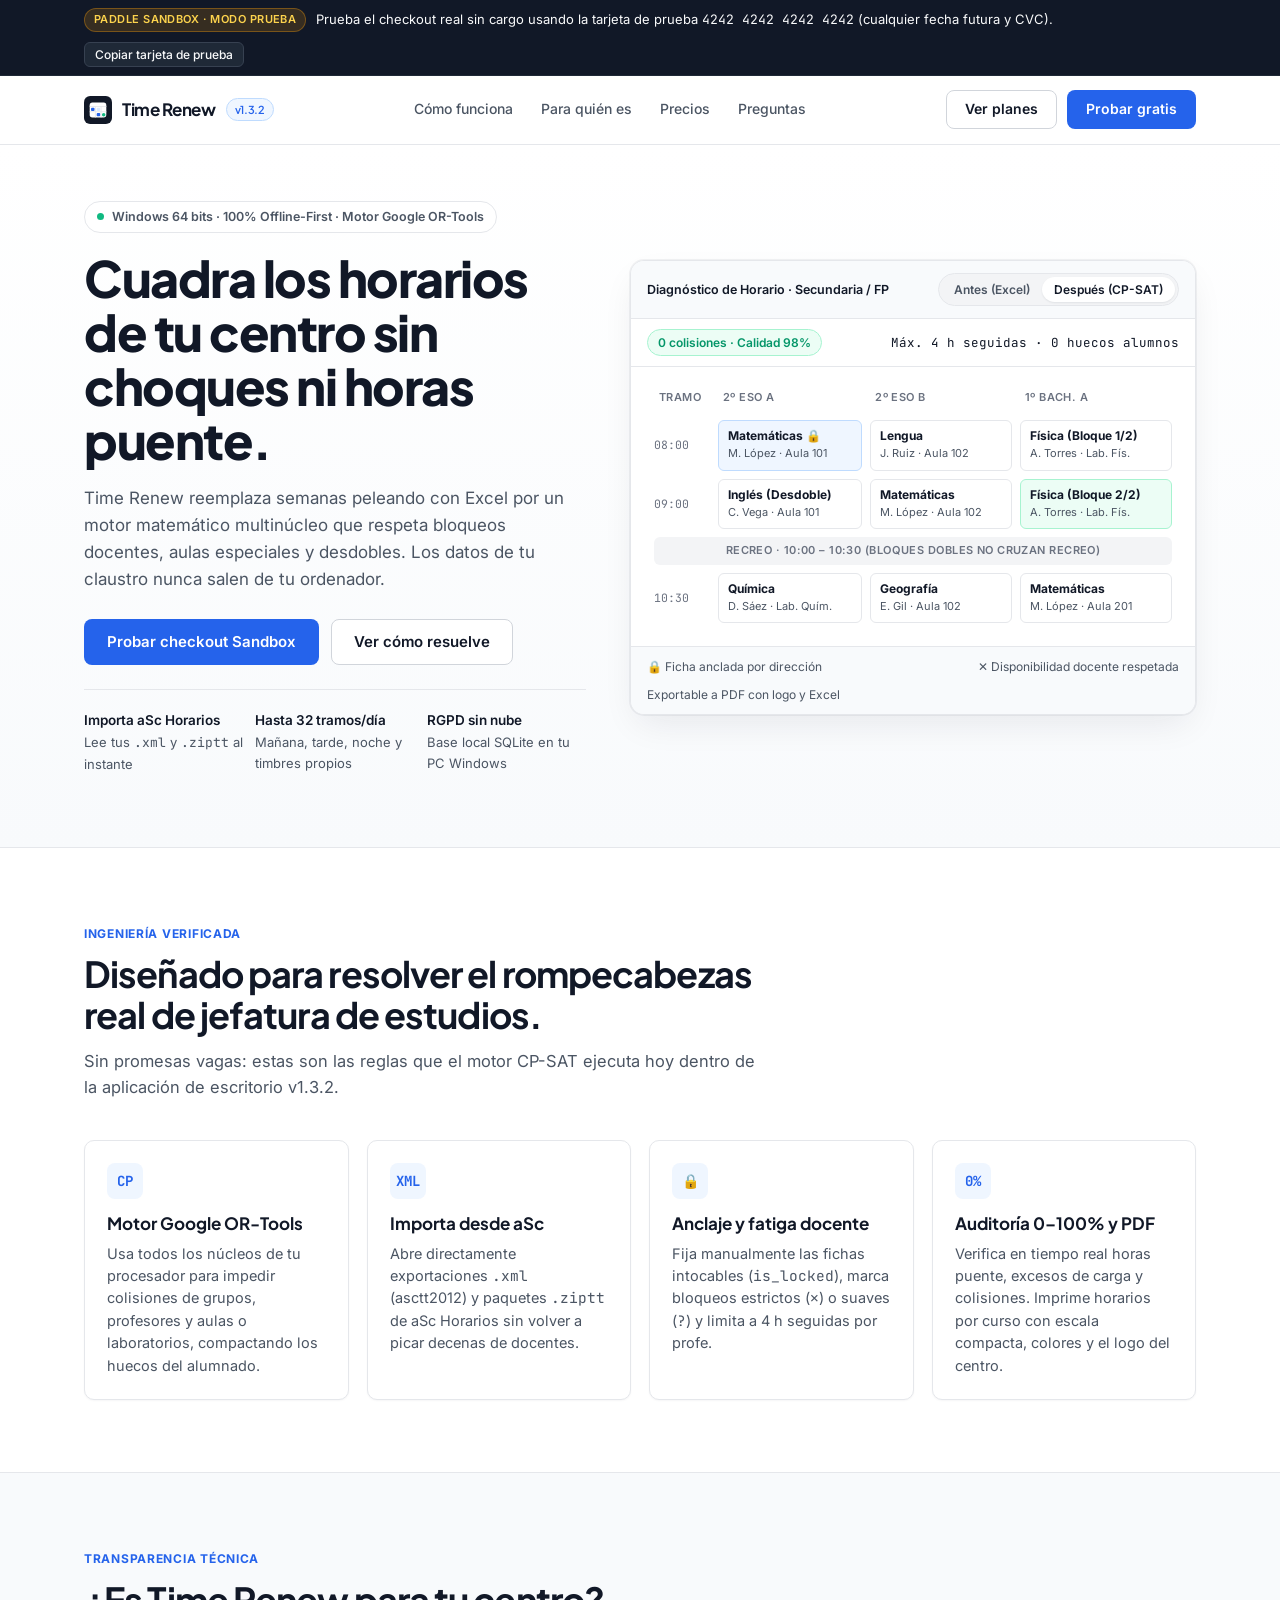
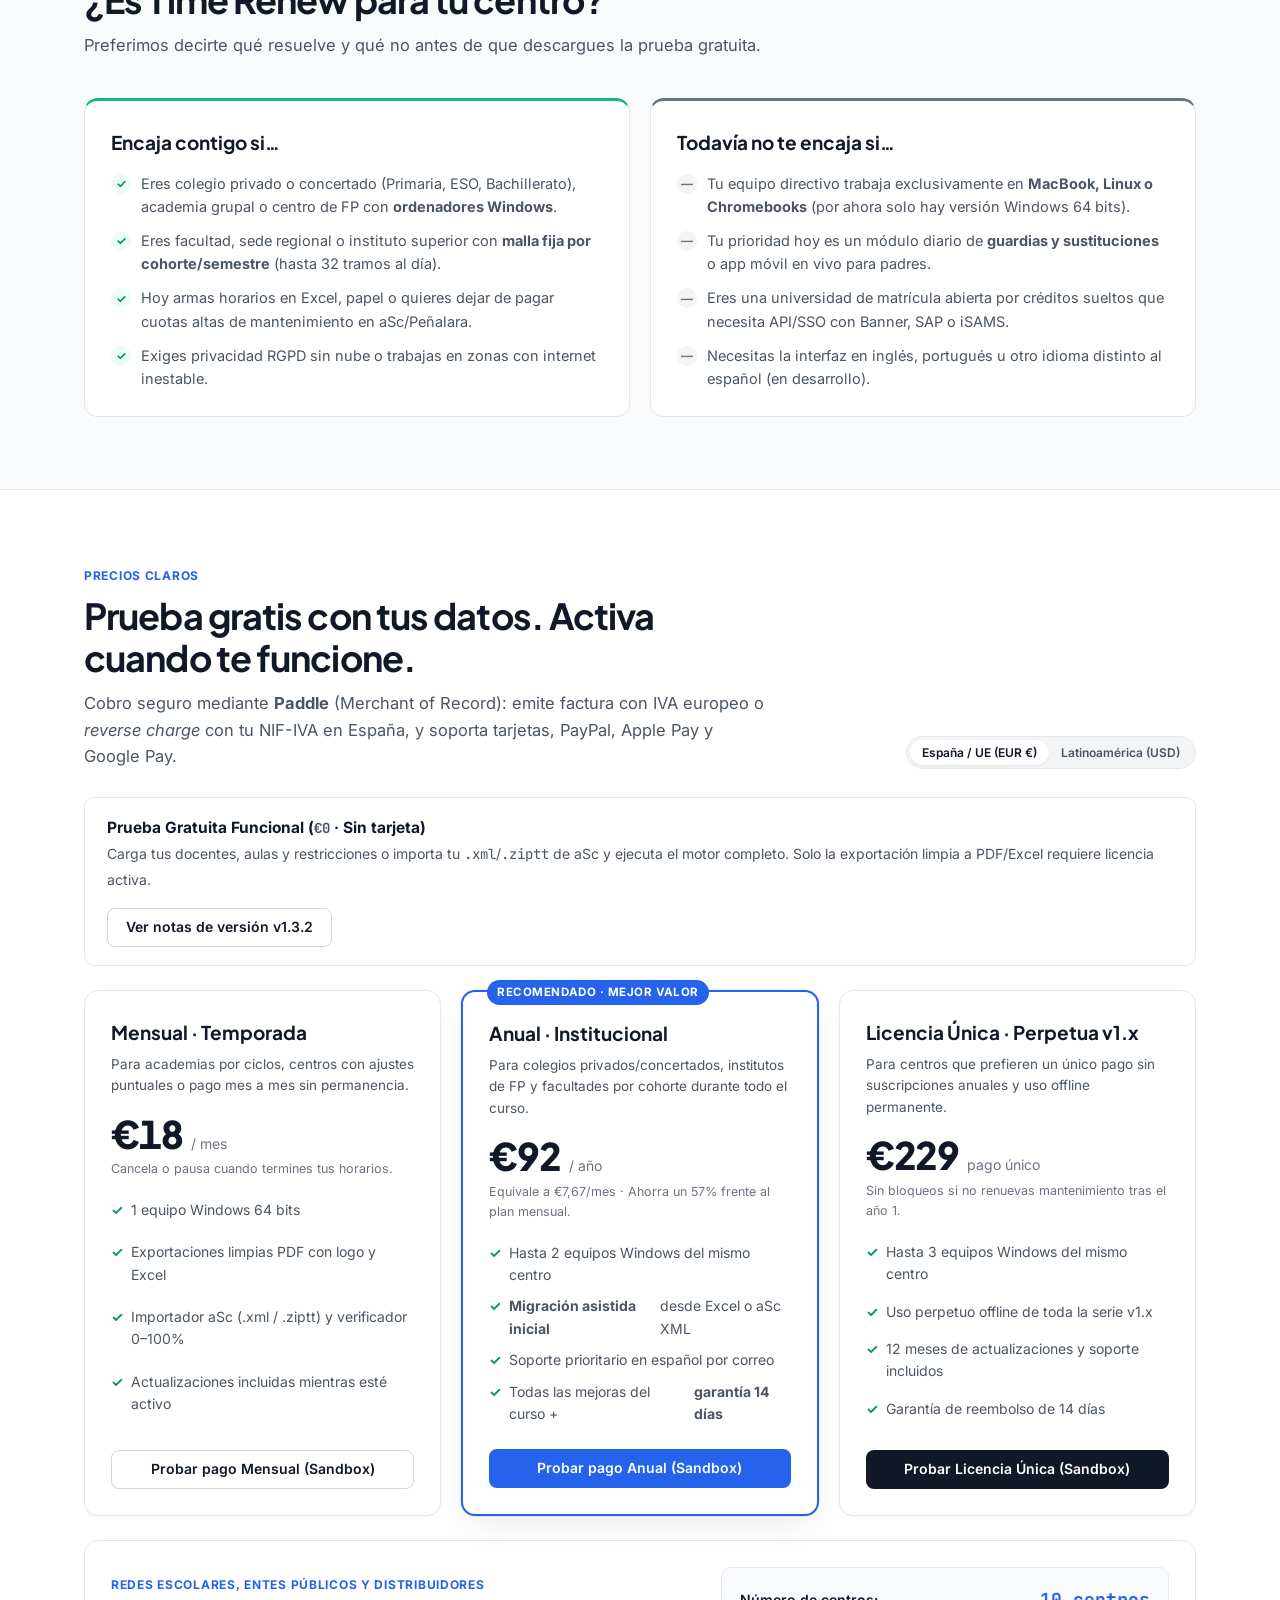
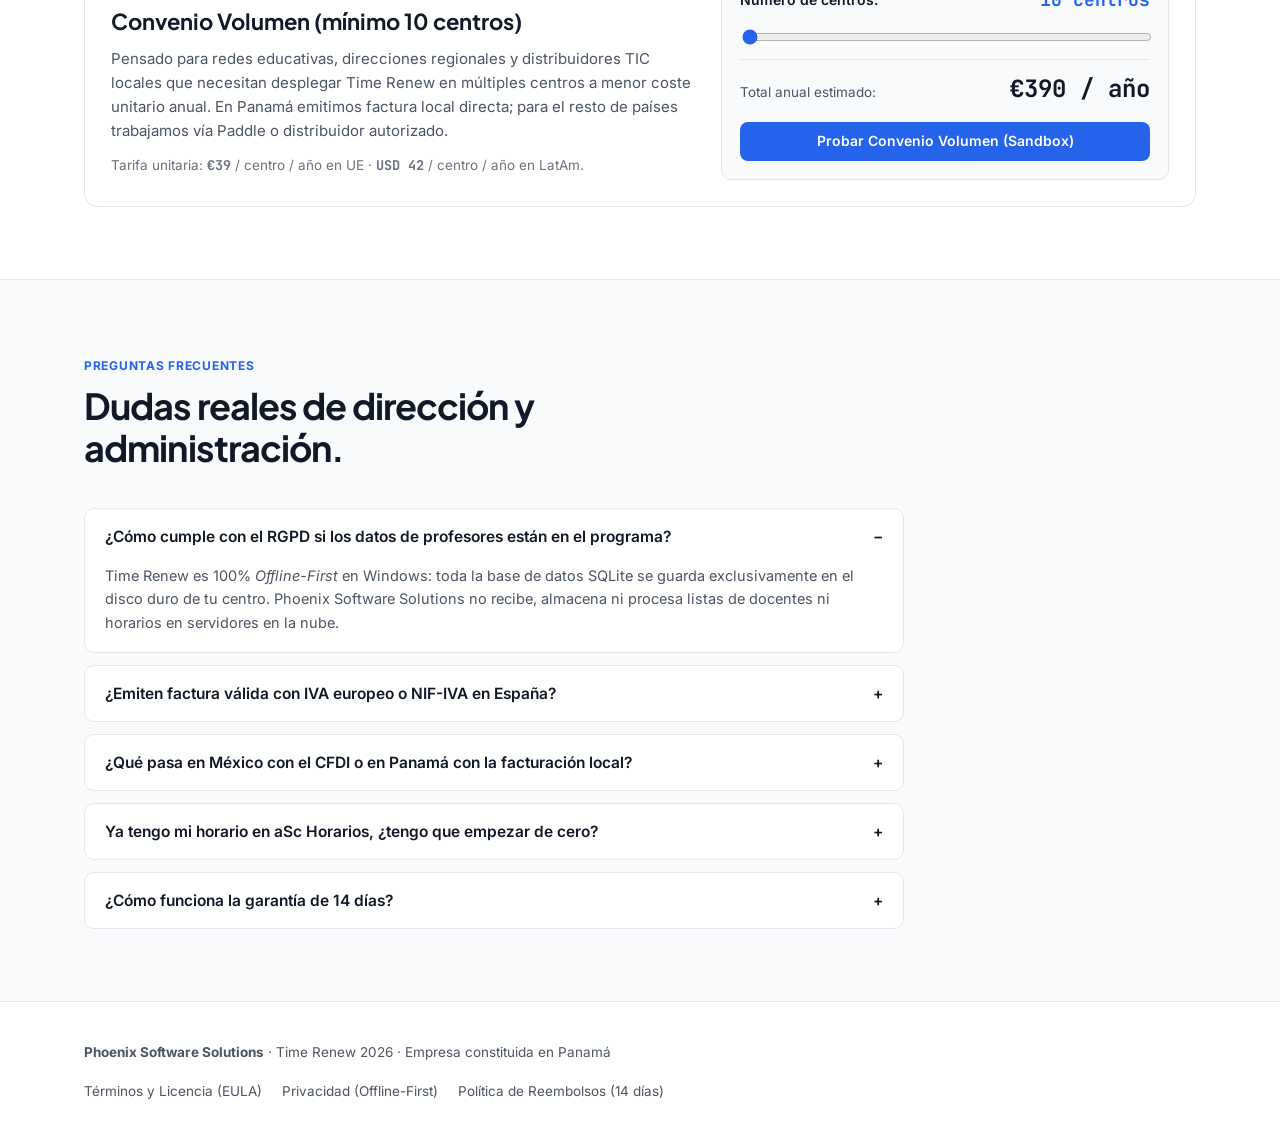
<file: index.html>
<!doctype html>
<html lang="es">
<head>
  <meta charset="utf-8">
  <meta name="viewport" content="width=device-width, initial-scale=1">
  <title>Time Renew 2026 — Generador de Horarios Escolares 100% Offline para Windows</title>
  <meta name="description" content="Genera horarios escolares y universitarios sin choques ni horas puente con Google OR-Tools CP-SAT. Importa archivos de aSc (.xml/.ziptt), 100% offline en Windows.">
  <link rel="icon" href="favicon.svg" type="image/svg+xml">
  <link rel="preconnect" href="https://fonts.googleapis.com">
  <link rel="preconnect" href="https://fonts.gstatic.com" crossorigin>
  <link href="https://fonts.googleapis.com/css2?family=Inter:wght@400;500;600;700&family=JetBrains+Mono:wght@500;600&family=Plus+Jakarta+Sans:wght@600;700;800&display=swap" rel="stylesheet">
  <link rel="stylesheet" href="styles.css">
  <script src="https://cdn.paddle.com/paddle/v2/paddle.js" defer></script>
  <script src="app.js" defer></script>
</head>
<body>

  <!-- Barra de entorno Paddle Sandbox para pruebas -->
  <div class="sandbox-bar" role="region" aria-label="Modo de pruebas Paddle Sandbox">
    <div class="sandbox-bar__inner">
      <div class="sandbox-bar__left">
        <span class="sandbox-pill">Paddle Sandbox · Modo Prueba</span>
        <span>Prueba el checkout real sin cargo usando la tarjeta de prueba <code class="mono">4242 4242 4242 4242</code> (cualquier fecha futura y CVC).</span>
      </div>
      <button type="button" class="sandbox-copy-btn" id="copy-test-card">Copiar tarjeta de prueba</button>
    </div>
  </div>

  <!-- Navegación -->
  <header class="site-header">
    <div class="container site-header__inner">
      <a href="#inicio" class="brand">
        <img src="favicon.svg" width="28" height="28" alt="Time Renew">
        <span>Time Renew</span>
        <span class="brand__tag">v1.3.2</span>
      </a>
      <nav class="nav" aria-label="Navegación principal">
        <a href="#motor">Cómo funciona</a>
        <a href="#encaje">Para quién es</a>
        <a href="#precios">Precios</a>
        <a href="#faq">Preguntas</a>
      </nav>
      <div class="header-actions">
        <a href="#precios" class="btn btn--secondary">Ver planes</a>
        <a href="#prueba" class="btn btn--primary">Probar gratis</a>
      </div>
    </div>
  </header>

  <main id="inicio">
    <!-- Hero asimétrico con artefacto interactivo de cuadrícula -->
    <section class="hero">
      <div class="container hero__grid">
        <div>
          <div class="eyebrow">
            <span class="eyebrow__dot" aria-hidden="true"></span>
            <span>Windows 64 bits · 100% Offline-First · Motor Google OR-Tools</span>
          </div>
          <h1 class="hero__title">Cuadra los horarios de tu centro sin choques ni horas puente.</h1>
          <p class="hero__subtitle">
            Time Renew reemplaza semanas peleando con Excel por un motor matemático multinúcleo que respeta bloqueos docentes, aulas especiales y desdobles. Los datos de tu claustro nunca salen de tu ordenador.
          </p>
          <div class="hero__cta">
            <a href="#precios" class="btn btn--primary btn--lg">Probar checkout Sandbox</a>
            <a href="#motor" class="btn btn--secondary btn--lg">Ver cómo resuelve</a>
          </div>
          <div class="hero__facts">
            <div class="fact">
              <strong>Importa aSc Horarios</strong>
              Lee tus <code class="mono">.xml</code> y <code class="mono">.ziptt</code> al instante
            </div>
            <div class="fact">
              <strong>Hasta 32 tramos/día</strong>
              Mañana, tarde, noche y timbres propios
            </div>
            <div class="fact">
              <strong>RGPD sin nube</strong>
              Base local SQLite en tu PC Windows
            </div>
          </div>
        </div>

        <!-- Simulador interactivo de cuadrícula Time Renew -->
        <div class="app-frame" aria-label="Simulador interactivo de cuadrícula Time Renew">
          <div class="app-frame__bar">
            <div class="app-frame__title">
              <span>Diagnóstico de Horario · Secundaria / FP</span>
            </div>
            <div class="seg-toggle" role="group" aria-label="Comparar antes y después">
              <button type="button" class="seg-toggle__btn" id="mode-before" aria-pressed="false">Antes (Excel)</button>
              <button type="button" class="seg-toggle__btn" id="mode-after" aria-pressed="true">Después (CP-SAT)</button>
            </div>
          </div>

          <div class="app-frame__status">
            <span id="grid-status-badge" class="status-badge status-badge--ok">0 colisiones · Calidad 98%</span>
            <span class="mono" id="grid-status-detail">Máx. 4 h seguidas · 0 huecos alumnos</span>
          </div>

          <div class="tt-grid-wrap">
            <table class="tt-grid" id="timetable-preview">
              <thead>
                <tr>
                  <th>Tramo</th>
                  <th>2º ESO A</th>
                  <th>2º ESO B</th>
                  <th>1º Bach. A</th>
                </tr>
              </thead>
              <tbody id="timetable-body">
                <!-- Rellenado dinámicamente por app.js -->
              </tbody>
            </table>
          </div>

          <div class="app-frame__footer">
            <span>🔒 Ficha anclada por dirección</span>
            <span>✕ Disponibilidad docente respetada</span>
            <span>Exportable a PDF con logo y Excel</span>
          </div>
        </div>
      </div>
    </section>

    <!-- Ingeniería real -->
    <section id="motor" class="section">
      <div class="container">
        <div class="section__head">
          <span class="section__kicker">Ingeniería verificada</span>
          <h2 class="section__title">Diseñado para resolver el rompecabezas real de jefatura de estudios.</h2>
          <p class="section__desc">
            Sin promesas vagas: estas son las reglas que el motor CP-SAT ejecuta hoy dentro de la aplicación de escritorio v1.3.2.
          </p>
        </div>

        <div class="cards-4">
          <article class="feature-card">
            <div class="feature-card__icon">CP</div>
            <h3>Motor Google OR-Tools</h3>
            <p>Usa todos los núcleos de tu procesador para impedir colisiones de grupos, profesores y aulas o laboratorios, compactando los huecos del alumnado.</p>
          </article>

          <article class="feature-card">
            <div class="feature-card__icon">XML</div>
            <h3>Importa desde aSc</h3>
            <p>Abre directamente exportaciones <code class="mono">.xml</code> (asctt2012) y paquetes <code class="mono">.ziptt</code> de aSc Horarios sin volver a picar decenas de docentes.</p>
          </article>

          <article class="feature-card">
            <div class="feature-card__icon">🔒</div>
            <h3>Anclaje y fatiga docente</h3>
            <p>Fija manualmente las fichas intocables (<code class="mono">is_locked</code>), marca bloqueos estrictos (<code class="mono">✕</code>) o suaves (<code class="mono">?</code>) y limita a 4 h seguidas por profe.</p>
          </article>

          <article class="feature-card">
            <div class="feature-card__icon">0%</div>
            <h3>Auditoría 0–100% y PDF</h3>
            <p>Verifica en tiempo real horas puente, excesos de carga y colisiones. Imprime horarios por curso con escala compacta, colores y el logo del centro.</p>
          </article>
        </div>
      </div>
    </section>

    <!-- Encaje honesto -->
    <section id="encaje" class="section section--alt">
      <div class="container">
        <div class="section__head">
          <span class="section__kicker">Transparencia técnica</span>
          <h2 class="section__title">¿Es Time Renew para tu centro?</h2>
          <p class="section__desc">
            Preferimos decirte qué resuelve y qué no antes de que descargues la prueba gratuita.
          </p>
        </div>

        <div class="fit-grid">
          <div class="fit-box fit-box--yes">
            <h3>Encaja contigo si…</h3>
            <ul class="check-list">
              <li><span class="check-mark check-mark--yes">✓</span><span>Eres colegio privado o concertado (Primaria, ESO, Bachillerato), academia grupal o centro de FP con <strong>ordenadores Windows</strong>.</span></li>
              <li><span class="check-mark check-mark--yes">✓</span><span>Eres facultad, sede regional o instituto superior con <strong>malla fija por cohorte/semestre</strong> (hasta 32 tramos al día).</span></li>
              <li><span class="check-mark check-mark--yes">✓</span><span>Hoy armas horarios en Excel, papel o quieres dejar de pagar cuotas altas de mantenimiento en aSc/Peñalara.</span></li>
              <li><span class="check-mark check-mark--yes">✓</span><span>Exiges privacidad RGPD sin nube o trabajas en zonas con internet inestable.</span></li>
            </ul>
          </div>

          <div class="fit-box fit-box--no">
            <h3>Todavía no te encaja si…</h3>
            <ul class="check-list">
              <li><span class="check-mark check-mark--no">—</span><span>Tu equipo directivo trabaja exclusivamente en <strong>MacBook, Linux o Chromebooks</strong> (por ahora solo hay versión Windows 64 bits).</span></li>
              <li><span class="check-mark check-mark--no">—</span><span>Tu prioridad hoy es un módulo diario de <strong>guardias y sustituciones</strong> o app móvil en vivo para padres.</span></li>
              <li><span class="check-mark check-mark--no">—</span><span>Eres una universidad de matrícula abierta por créditos sueltos que necesita API/SSO con Banner, SAP o iSAMS.</span></li>
              <li><span class="check-mark check-mark--no">—</span><span>Necesitas la interfaz en inglés, portugués u otro idioma distinto al español (en desarrollo).</span></li>
            </ul>
          </div>
        </div>
      </div>
    </section>

    <!-- Precios & Paddle Checkout -->
    <section id="precios" class="section">
      <div class="container">
        <div class="pricing-top">
          <div class="section__head">
            <span class="section__kicker">Precios claros</span>
            <h2 class="section__title">Prueba gratis con tus datos. Activa cuando te funcione.</h2>
            <p class="section__desc">
              Cobro seguro mediante <strong>Paddle</strong> (Merchant of Record): emite factura con IVA europeo o <em>reverse charge</em> con tu NIF-IVA en España, y soporta tarjetas, PayPal, Apple Pay y Google Pay.
            </p>
          </div>

          <div class="seg-toggle" role="group" aria-label="Elegir región y moneda">
            <button type="button" class="seg-toggle__btn" id="region-eu" aria-pressed="true">España / UE (EUR €)</button>
            <button type="button" class="seg-toggle__btn" id="region-latam" aria-pressed="false">Latinoamérica (USD)</button>
          </div>
        </div>

        <div id="prueba" class="trial-strip">
          <div>
            <strong>Prueba Gratuita Funcional (<span class="mono" id="price-trial">€0</span> · Sin tarjeta)</strong>
            <span>Carga tus docentes, aulas y restricciones o importa tu <code class="mono">.xml</code>/<code class="mono">.ziptt</code> de aSc y ejecuta el motor completo. Solo la exportación limpia a PDF/Excel requiere licencia activa.</span>
          </div>
          <a href="https://github.com/AdriP-maker/Time_Renew/releases" target="_blank" rel="noopener" class="btn btn--secondary">Ver notas de versión v1.3.2</a>
        </div>

        <div id="checkout-warning" class="alert-inline" hidden></div>

        <div class="pricing-grid">
          <!-- Plan Mensual -->
          <article class="plan-card">
            <h3 class="plan-card__name">Mensual · Temporada</h3>
            <p class="plan-card__sub">Para academias por ciclos, centros con ajustes puntuales o pago mes a mes sin permanencia.</p>
            <div class="plan-price">
              <span class="plan-price__amount" data-price="monthly">€18</span>
              <span class="plan-price__period">/ mes</span>
            </div>
            <p class="plan-price__note">Cancela o pausa cuando termines tus horarios.</p>
            <ul class="plan-features">
              <li>1 equipo Windows 64 bits</li>
              <li>Exportaciones limpias PDF con logo y Excel</li>
              <li>Importador aSc (.xml / .ziptt) y verificador 0–100%</li>
              <li>Actualizaciones incluidas mientras esté activo</li>
            </ul>
            <button type="button" class="btn btn--secondary btn--full js-paddle-buy" data-plan="monthly">
              Probar pago Mensual (Sandbox)
            </button>
          </article>

          <!-- Plan Anual (Destacado) -->
          <article class="plan-card plan-card--featured">
            <span class="plan-badge">Recomendado · Mejor valor</span>
            <h3 class="plan-card__name">Anual · Institucional</h3>
            <p class="plan-card__sub">Para colegios privados/concertados, institutos de FP y facultades por cohorte durante todo el curso.</p>
            <div class="plan-price">
              <span class="plan-price__amount" data-price="annual">€92</span>
              <span class="plan-price__period">/ año</span>
            </div>
            <p class="plan-price__note" data-note="annual">Equivale a €7,67/mes · Ahorra un 57% frente al plan mensual.</p>
            <ul class="plan-features">
              <li>Hasta 2 equipos Windows del mismo centro</li>
              <li><strong>Migración asistida inicial</strong> desde Excel o aSc XML</li>
              <li>Soporte prioritario en español por correo</li>
              <li>Todas las mejoras del curso + <strong>garantía 14 días</strong></li>
            </ul>
            <button type="button" class="btn btn--primary btn--full js-paddle-buy" data-plan="annual">
              Probar pago Anual (Sandbox)
            </button>
          </article>

          <!-- Licencia Única -->
          <article class="plan-card">
            <h3 class="plan-card__name">Licencia Única · Perpetua v1.x</h3>
            <p class="plan-card__sub">Para centros que prefieren un único pago sin suscripciones anuales y uso offline permanente.</p>
            <div class="plan-price">
              <span class="plan-price__amount" data-price="perpetual">€229</span>
              <span class="plan-price__period">pago único</span>
            </div>
            <p class="plan-price__note">Sin bloqueos si no renuevas mantenimiento tras el año 1.</p>
            <ul class="plan-features">
              <li>Hasta 3 equipos Windows del mismo centro</li>
              <li>Uso perpetuo offline de toda la serie v1.x</li>
              <li>12 meses de actualizaciones y soporte incluidos</li>
              <li>Garantía de reembolso de 14 días</li>
            </ul>
            <button type="button" class="btn btn--ink btn--full js-paddle-buy" data-plan="perpetual">
              Probar Licencia Única (Sandbox)
            </button>
          </article>
        </div>

        <!-- Convenio Volumen -->
        <div class="volume-card">
          <div>
            <span class="section__kicker">Redes escolares, entes públicos y distribuidores</span>
            <h3 style="margin:0 0 8px; font-family:var(--font-display); font-size:22px;">Convenio Volumen (mínimo 10 centros)</h3>
            <p style="margin:0 0 12px; color:var(--ink-secondary); font-size:15px;">
              Pensado para redes educativas, direcciones regionales y distribuidores TIC locales que necesitan desplegar Time Renew en múltiples centros a menor coste unitario anual. En Panamá emitimos factura local directa; para el resto de países trabajamos vía Paddle o distribuidor autorizado.
            </p>
            <p style="margin:0; font-size:13.5px; color:var(--ink-muted);">
              Tarifa unitaria: <strong class="mono" data-price="volumeUnit">€39</strong> / centro / año en UE · <strong class="mono">USD 42</strong> / centro / año en LatAm.
            </p>
          </div>

          <div class="volume-controls">
            <div class="volume-row">
              <label for="volume-qty" style="font-weight:600; font-size:14px;">Número de centros:</label>
              <span class="mono" id="volume-qty-label" style="font-size:18px; font-weight:700; color:var(--blue);">10 centros</span>
            </div>
            <input type="range" id="volume-qty" class="volume-range" min="10" max="100" step="5" value="10">
            <div class="volume-total">
              <span style="font-size:13.5px; color:var(--ink-secondary);">Total anual estimado:</span>
              <strong class="mono" id="volume-total-amount" style="font-size:24px;">€390 / año</strong>
            </div>
            <button type="button" class="btn btn--primary btn--full js-paddle-buy" data-plan="volume">
              Probar Convenio Volumen (Sandbox)
            </button>
          </div>
        </div>
      </div>
    </section>

    <!-- FAQ -->
    <section id="faq" class="section section--alt">
      <div class="container">
        <div class="section__head">
          <span class="section__kicker">Preguntas frecuentes</span>
          <h2 class="section__title">Dudas reales de dirección y administración.</h2>
        </div>

        <div class="faq-list">
          <div class="faq-item">
            <button type="button" class="faq-trigger" aria-expanded="true">
              <span>¿Cómo cumple con el RGPD si los datos de profesores están en el programa?</span>
              <span aria-hidden="true">−</span>
            </button>
            <div class="faq-panel">
              Time Renew es 100% <em>Offline-First</em> en Windows: toda la base de datos SQLite se guarda exclusivamente en el disco duro de tu centro. Phoenix Software Solutions no recibe, almacena ni procesa listas de docentes ni horarios en servidores en la nube.
            </div>
          </div>

          <div class="faq-item">
            <button type="button" class="faq-trigger" aria-expanded="false">
              <span>¿Emiten factura válida con IVA europeo o NIF-IVA en España?</span>
              <span aria-hidden="true">+</span>
            </button>
            <div class="faq-panel" hidden>
              Sí. Los pagos internacionales se procesan a través de <strong>Paddle</strong> (Merchant of Record), que emite factura fiscal conforme a la normativa europea: aplica el IVA del país correspondiente o la inversión del sujeto pasivo (0% IVA) cuando introduces un NIF-IVA intracomunitario válido en el checkout.
            </div>
          </div>

          <div class="faq-item">
            <button type="button" class="faq-trigger" aria-expanded="false">
              <span>¿Qué pasa en México con el CFDI o en Panamá con la facturación local?</span>
              <span aria-hidden="true">+</span>
            </button>
            <div class="faq-panel" hidden>
              En <strong>Panamá</strong> (sede de Phoenix Software Solutions) facturamos y cobramos localmente de forma directa, incluso para fondos escolares oficiales. En <strong>México</strong>, Paddle emite recibo/factura comercial internacional (sin timbre CFDI ante el SAT); si tu institución exige CFDI local deducible, trabajamos mediante distribuidores autorizados bajo convenio volumen.
            </div>
          </div>

          <div class="faq-item">
            <button type="button" class="faq-trigger" aria-expanded="false">
              <span>Ya tengo mi horario en aSc Horarios, ¿tengo que empezar de cero?</span>
              <span aria-hidden="true">+</span>
            </button>
            <div class="faq-panel" hidden>
              No. Exporta tu archivo desde aSc en formato XML (<code class="mono">Archivo &gt; Exportar &gt; aSc Timetables XML asctt2012</code>) o paquete <code class="mono">.ziptt</code> e impórtalo directamente en Time Renew. Si eliges el Plan Anual, además te ayudamos en la migración inicial.
            </div>
          </div>

          <div class="faq-item">
            <button type="button" class="faq-trigger" aria-expanded="false">
              <span>¿Cómo funciona la garantía de 14 días?</span>
              <span aria-hidden="true">+</span>
            </button>
            <div class="faq-panel" hidden>
              Primero puedes probar el motor con tus datos reales antes de pagar. Si aun así activas el Plan Anual o la Licencia Única y en los primeros 14 días ves que no encaja con tu centro, tramitamos el reembolso íntegro a través de Paddle sin penalizaciones.
            </div>
          </div>
        </div>
      </div>
    </section>
  </main>

  <!-- Footer -->
  <footer class="site-footer">
    <div class="container footer-grid">
      <div>
        <strong>Phoenix Software Solutions</strong> · Time Renew 2026 · Empresa constituida en Panamá
      </div>
      <div class="footer-links">
        <a href="terminos.html">Términos y Licencia (EULA)</a>
        <a href="privacidad.html">Privacidad (Offline-First)</a>
        <a href="reembolsos.html">Política de Reembolsos (14 días)</a>
      </div>
    </div>
  </footer>

  <!-- Modal de confirmación post-pago Sandbox -->
  <div class="modal-backdrop" id="success-modal" hidden role="dialog" aria-modal="true" aria-labelledby="success-title">
    <div class="modal-box">
      <div class="status-badge status-badge--ok" style="margin-bottom:12px;">Pago Sandbox completado</div>
      <h3 id="success-title">Checkout de prueba verificado</h3>
      <p style="margin:0; font-size:14.5px; color:var(--ink-secondary);">
        Paddle.js completó correctamente el flujo en entorno Sandbox. En producción, aquí se emitiría la clave de licencia y la factura fiscal al correo del centro.
      </p>
      <div class="modal-meta" id="success-details"></div>
      <button type="button" class="btn btn--primary btn--full" id="close-success-modal">Cerrar y volver a la página</button>
    </div>
  </div>

</body>
</html>
</file>
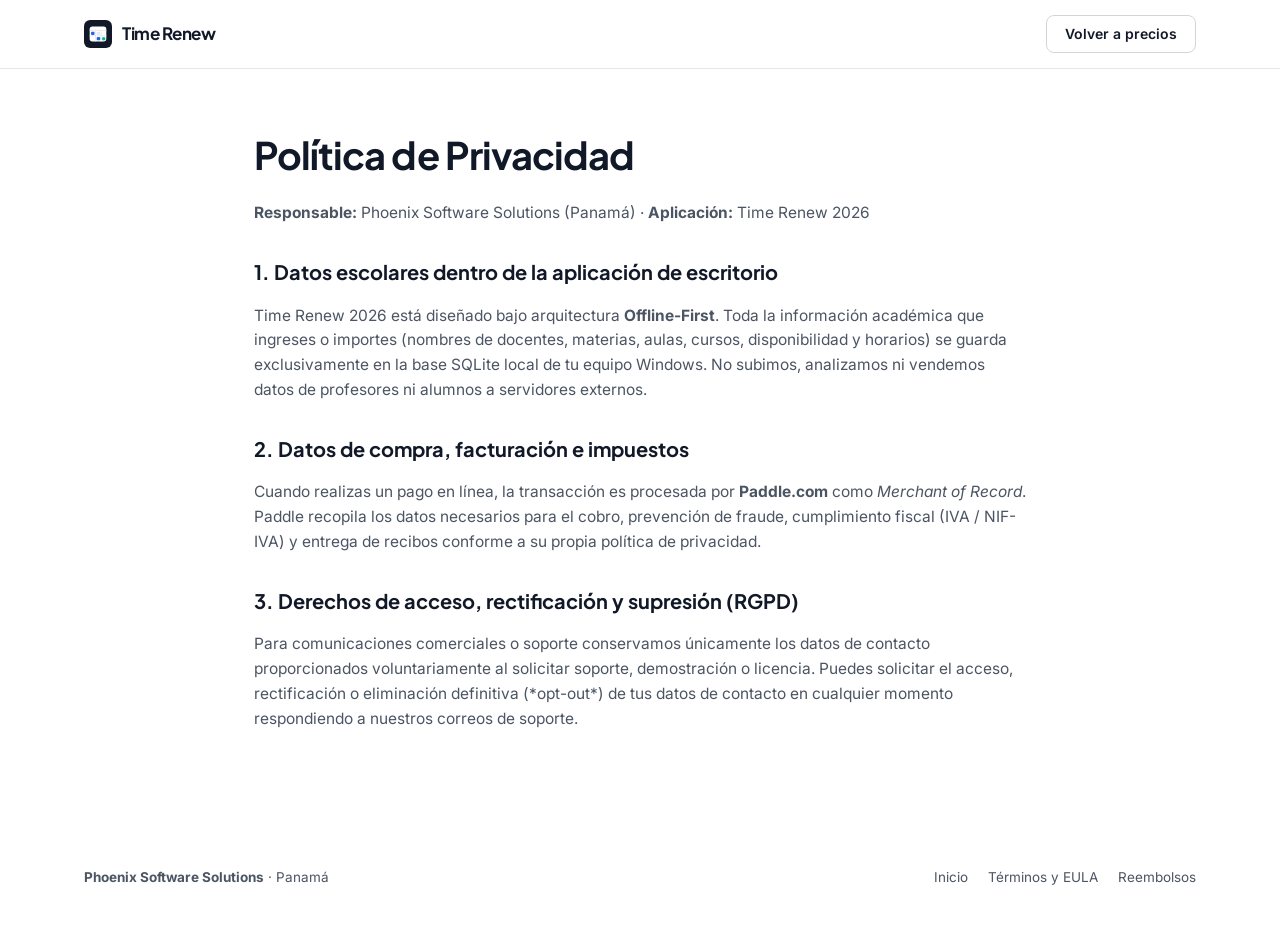
<file: privacidad.html>
<!doctype html>
<html lang="es">
<head>
  <meta charset="utf-8">
  <meta name="viewport" content="width=device-width, initial-scale=1">
  <title>Política de Privacidad — Time Renew 2026</title>
  <link rel="icon" href="favicon.svg" type="image/svg+xml">
  <link rel="preconnect" href="https://fonts.googleapis.com">
  <link rel="preconnect" href="https://fonts.gstatic.com" crossorigin>
  <link href="https://fonts.googleapis.com/css2?family=Inter:wght@400;500;600;700&family=Plus+Jakarta+Sans:wght@700;800&display=swap" rel="stylesheet">
  <link rel="stylesheet" href="styles.css">
</head>
<body>
  <header class="site-header">
    <div class="container site-header__inner">
      <a href="index.html" class="brand">
        <img src="favicon.svg" width="28" height="28" alt="Time Renew">
        <span>Time Renew</span>
      </a>
      <a href="index.html#precios" class="btn btn--secondary">Volver a precios</a>
    </div>
  </header>

  <main class="legal-main">
    <div class="container container--narrow">
      <h1>Política de Privacidad</h1>
      <p><strong>Responsable:</strong> Phoenix Software Solutions (Panamá) · <strong>Aplicación:</strong> Time Renew 2026</p>

      <h2>1. Datos escolares dentro de la aplicación de escritorio</h2>
      <p>Time Renew 2026 está diseñado bajo arquitectura <strong>Offline-First</strong>. Toda la información académica que ingreses o importes (nombres de docentes, materias, aulas, cursos, disponibilidad y horarios) se guarda exclusivamente en la base SQLite local de tu equipo Windows. No subimos, analizamos ni vendemos datos de profesores ni alumnos a servidores externos.</p>

      <h2>2. Datos de compra, facturación e impuestos</h2>
      <p>Cuando realizas un pago en línea, la transacción es procesada por <strong>Paddle.com</strong> como <em>Merchant of Record</em>. Paddle recopila los datos necesarios para el cobro, prevención de fraude, cumplimiento fiscal (IVA / NIF-IVA) y entrega de recibos conforme a su propia política de privacidad.</p>

      <h2>3. Derechos de acceso, rectificación y supresión (RGPD)</h2>
      <p>Para comunicaciones comerciales o soporte conservamos únicamente los datos de contacto proporcionados voluntariamente al solicitar soporte, demostración o licencia. Puedes solicitar el acceso, rectificación o eliminación definitiva (*opt-out*) de tus datos de contacto en cualquier momento respondiendo a nuestros correos de soporte.</p>
    </div>
  </main>

  <footer class="site-footer">
    <div class="container footer-grid">
      <div><strong>Phoenix Software Solutions</strong> · Panamá</div>
      <div class="footer-links">
        <a href="index.html">Inicio</a>
        <a href="terminos.html">Términos y EULA</a>
        <a href="reembolsos.html">Reembolsos</a>
      </div>
    </div>
  </footer>
</body>
</html>
</file>
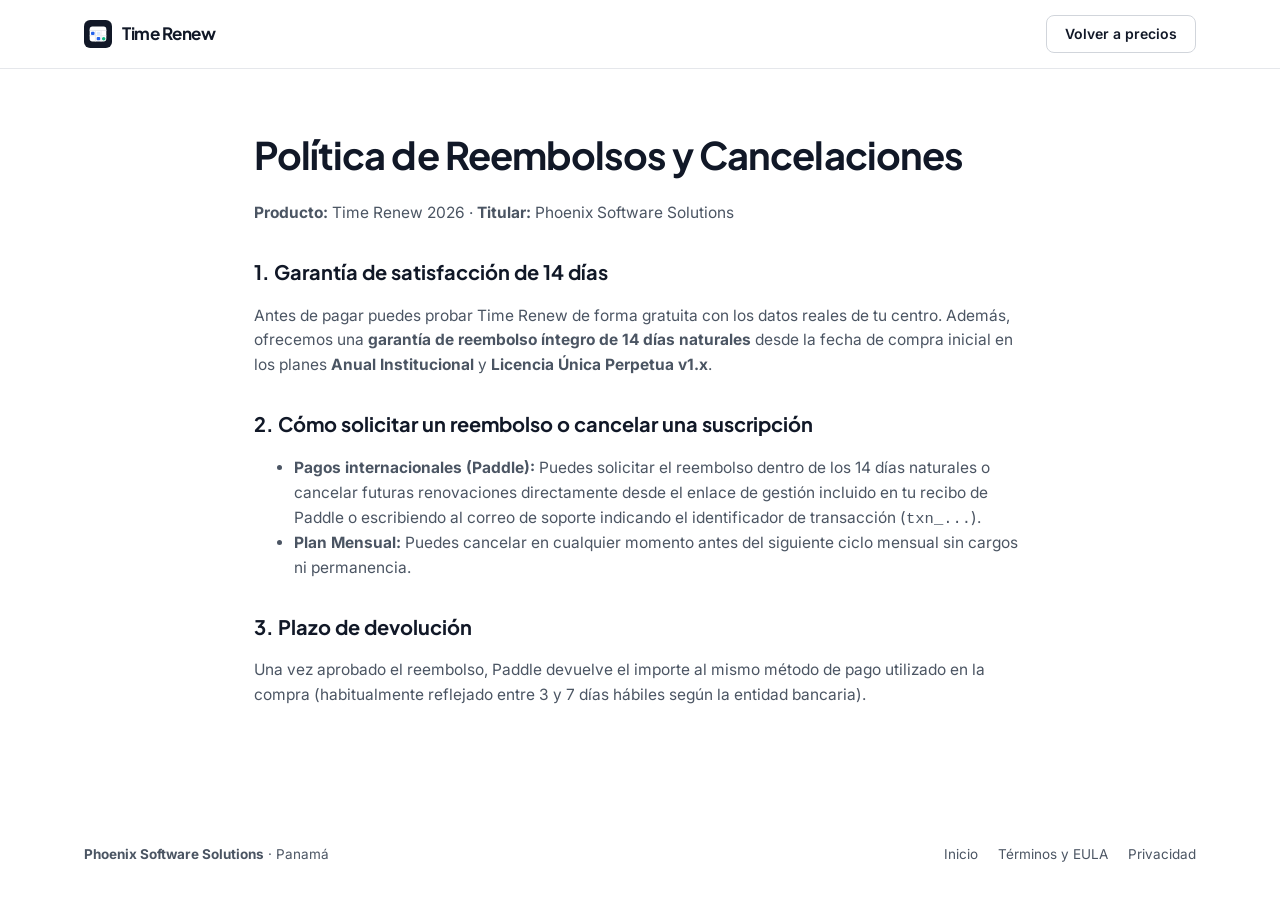
<file: reembolsos.html>
<!doctype html>
<html lang="es">
<head>
  <meta charset="utf-8">
  <meta name="viewport" content="width=device-width, initial-scale=1">
  <title>Política de Reembolsos (14 días) — Time Renew 2026</title>
  <link rel="icon" href="favicon.svg" type="image/svg+xml">
  <link rel="preconnect" href="https://fonts.googleapis.com">
  <link rel="preconnect" href="https://fonts.gstatic.com" crossorigin>
  <link href="https://fonts.googleapis.com/css2?family=Inter:wght@400;500;600;700&family=Plus+Jakarta+Sans:wght@700;800&display=swap" rel="stylesheet">
  <link rel="stylesheet" href="styles.css">
</head>
<body>
  <header class="site-header">
    <div class="container site-header__inner">
      <a href="index.html" class="brand">
        <img src="favicon.svg" width="28" height="28" alt="Time Renew">
        <span>Time Renew</span>
      </a>
      <a href="index.html#precios" class="btn btn--secondary">Volver a precios</a>
    </div>
  </header>

  <main class="legal-main">
    <div class="container container--narrow">
      <h1>Política de Reembolsos y Cancelaciones</h1>
      <p><strong>Producto:</strong> Time Renew 2026 · <strong>Titular:</strong> Phoenix Software Solutions</p>

      <h2>1. Garantía de satisfacción de 14 días</h2>
      <p>Antes de pagar puedes probar Time Renew de forma gratuita con los datos reales de tu centro. Además, ofrecemos una <strong>garantía de reembolso íntegro de 14 días naturales</strong> desde la fecha de compra inicial en los planes <strong>Anual Institucional</strong> y <strong>Licencia Única Perpetua v1.x</strong>.</p>

      <h2>2. Cómo solicitar un reembolso o cancelar una suscripción</h2>
      <ul>
        <li><strong>Pagos internacionales (Paddle):</strong> Puedes solicitar el reembolso dentro de los 14 días naturales o cancelar futuras renovaciones directamente desde el enlace de gestión incluido en tu recibo de Paddle o escribiendo al correo de soporte indicando el identificador de transacción (<code class="mono">txn_...</code>).</li>
        <li><strong>Plan Mensual:</strong> Puedes cancelar en cualquier momento antes del siguiente ciclo mensual sin cargos ni permanencia.</li>
      </ul>

      <h2>3. Plazo de devolución</h2>
      <p>Una vez aprobado el reembolso, Paddle devuelve el importe al mismo método de pago utilizado en la compra (habitualmente reflejado entre 3 y 7 días hábiles según la entidad bancaria).</p>
    </div>
  </main>

  <footer class="site-footer">
    <div class="container footer-grid">
      <div><strong>Phoenix Software Solutions</strong> · Panamá</div>
      <div class="footer-links">
        <a href="index.html">Inicio</a>
        <a href="terminos.html">Términos y EULA</a>
        <a href="privacidad.html">Privacidad</a>
      </div>
    </div>
  </footer>
</body>
</html>
</file>
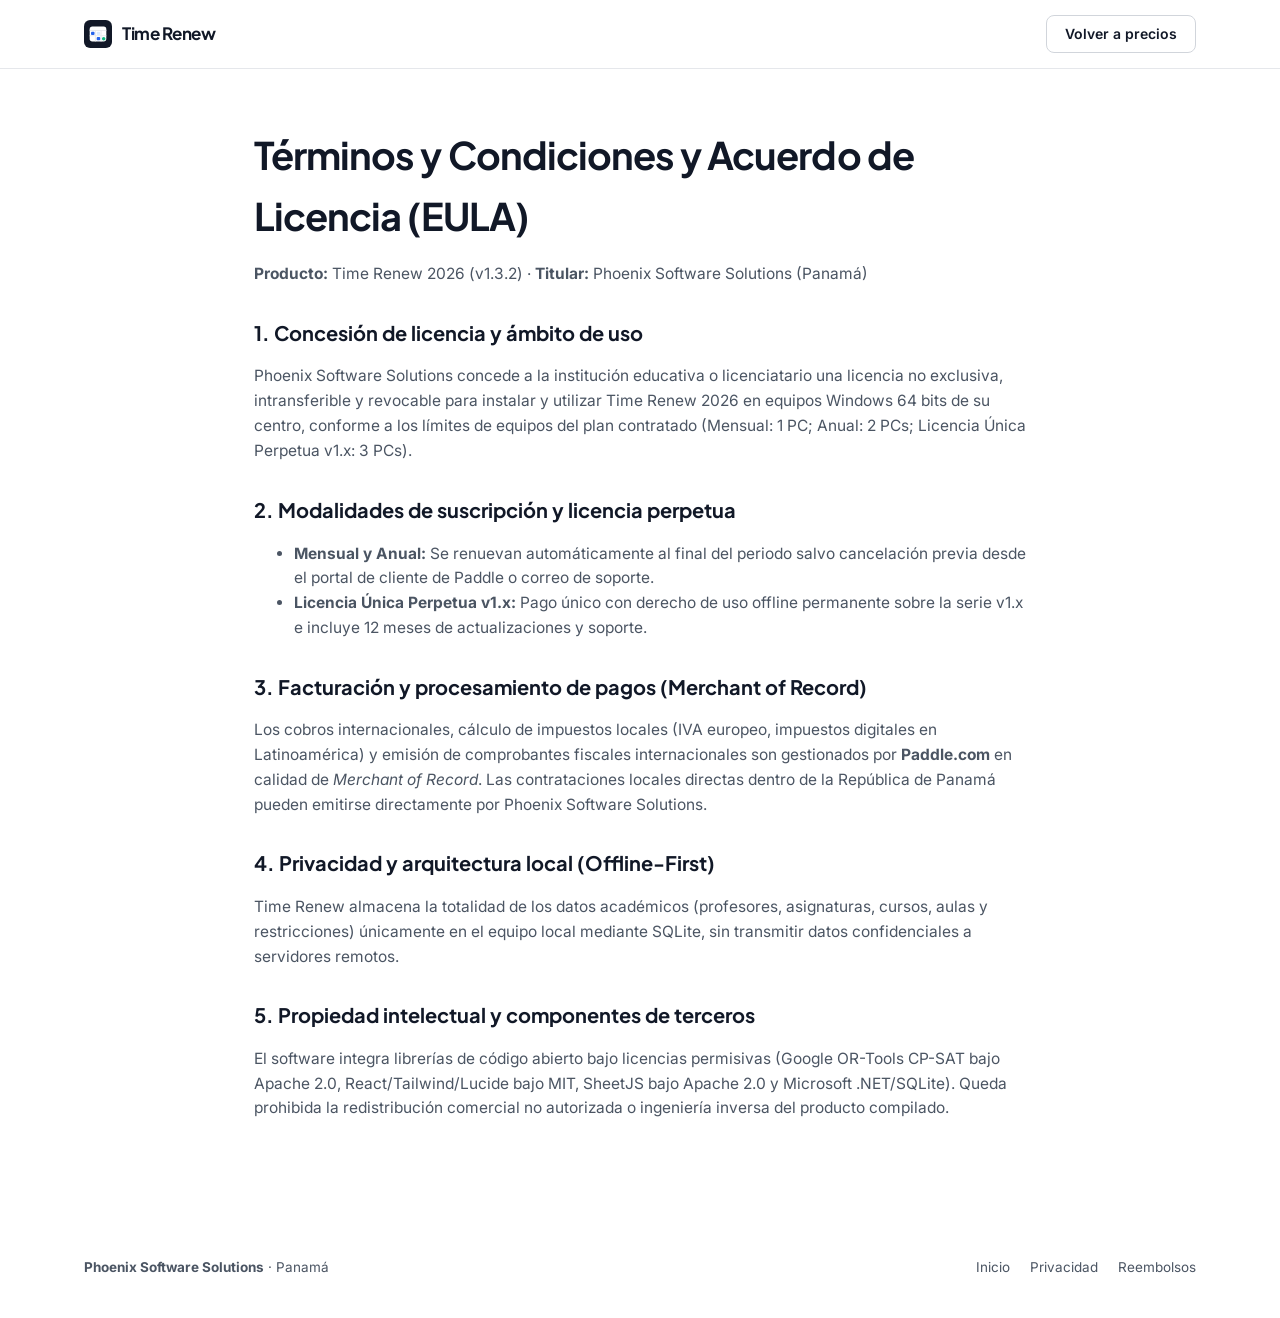
<file: terminos.html>
<!doctype html>
<html lang="es">
<head>
  <meta charset="utf-8">
  <meta name="viewport" content="width=device-width, initial-scale=1">
  <title>Términos y Licencia (EULA) — Time Renew 2026</title>
  <link rel="icon" href="favicon.svg" type="image/svg+xml">
  <link rel="preconnect" href="https://fonts.googleapis.com">
  <link rel="preconnect" href="https://fonts.gstatic.com" crossorigin>
  <link href="https://fonts.googleapis.com/css2?family=Inter:wght@400;500;600;700&family=Plus+Jakarta+Sans:wght@700;800&display=swap" rel="stylesheet">
  <link rel="stylesheet" href="styles.css">
</head>
<body>
  <header class="site-header">
    <div class="container site-header__inner">
      <a href="index.html" class="brand">
        <img src="favicon.svg" width="28" height="28" alt="Time Renew">
        <span>Time Renew</span>
      </a>
      <a href="index.html#precios" class="btn btn--secondary">Volver a precios</a>
    </div>
  </header>

  <main class="legal-main">
    <div class="container container--narrow">
      <h1>Términos y Condiciones y Acuerdo de Licencia (EULA)</h1>
      <p><strong>Producto:</strong> Time Renew 2026 (v1.3.2) · <strong>Titular:</strong> Phoenix Software Solutions (Panamá)</p>

      <h2>1. Concesión de licencia y ámbito de uso</h2>
      <p>Phoenix Software Solutions concede a la institución educativa o licenciatario una licencia no exclusiva, intransferible y revocable para instalar y utilizar Time Renew 2026 en equipos Windows 64 bits de su centro, conforme a los límites de equipos del plan contratado (Mensual: 1 PC; Anual: 2 PCs; Licencia Única Perpetua v1.x: 3 PCs).</p>

      <h2>2. Modalidades de suscripción y licencia perpetua</h2>
      <ul>
        <li><strong>Mensual y Anual:</strong> Se renuevan automáticamente al final del periodo salvo cancelación previa desde el portal de cliente de Paddle o correo de soporte.</li>
        <li><strong>Licencia Única Perpetua v1.x:</strong> Pago único con derecho de uso offline permanente sobre la serie v1.x e incluye 12 meses de actualizaciones y soporte.</li>
      </ul>

      <h2>3. Facturación y procesamiento de pagos (Merchant of Record)</h2>
      <p>Los cobros internacionales, cálculo de impuestos locales (IVA europeo, impuestos digitales en Latinoamérica) y emisión de comprobantes fiscales internacionales son gestionados por <strong>Paddle.com</strong> en calidad de <em>Merchant of Record</em>. Las contrataciones locales directas dentro de la República de Panamá pueden emitirse directamente por Phoenix Software Solutions.</p>

      <h2>4. Privacidad y arquitectura local (Offline-First)</h2>
      <p>Time Renew almacena la totalidad de los datos académicos (profesores, asignaturas, cursos, aulas y restricciones) únicamente en el equipo local mediante SQLite, sin transmitir datos confidenciales a servidores remotos.</p>

      <h2>5. Propiedad intelectual y componentes de terceros</h2>
      <p>El software integra librerías de código abierto bajo licencias permisivas (Google OR-Tools CP-SAT bajo Apache 2.0, React/Tailwind/Lucide bajo MIT, SheetJS bajo Apache 2.0 y Microsoft .NET/SQLite). Queda prohibida la redistribución comercial no autorizada o ingeniería inversa del producto compilado.</p>
    </div>
  </main>

  <footer class="site-footer">
    <div class="container footer-grid">
      <div><strong>Phoenix Software Solutions</strong> · Panamá</div>
      <div class="footer-links">
        <a href="index.html">Inicio</a>
        <a href="privacidad.html">Privacidad</a>
        <a href="reembolsos.html">Reembolsos</a>
      </div>
    </div>
  </footer>
</body>
</html>
</file>
<file: styles.css>
/* ==========================================================================
   Time Renew 2026 — Landing & Paddle Checkout Design System
   Paleta Flat Design de Alto Confort: papel #ffffff, tinta #111827,
   azul precisión #2563eb, esmeralda #10b981, bordes finos 1px #e5e7eb.
   ========================================================================== */

:root {
  --bg: #ffffff;
  --surface: #f8fafc;
  --surface-muted: #f3f4f6;
  --ink: #111827;
  --ink-secondary: #4b5563;
  --ink-muted: #6b7280;
  --line: #e5e7eb;
  --line-strong: #d1d5db;

  --blue: #2563eb;
  --blue-hover: #1d4ed8;
  --blue-tint: #eff6ff;
  --blue-border: #bfdbfe;

  --emerald: #059669;
  --emerald-bright: #10b981;
  --emerald-tint: #ecfdf5;
  --emerald-border: #a7f3d0;

  --amber: #d97706;
  --amber-tint: #fffbeb;
  --amber-border: #fde68a;

  --red: #dc2626;
  --red-tint: #fef2f2;
  --red-border: #fecaca;

  --font-display: "Plus Jakarta Sans", "Inter", system-ui, -apple-system, sans-serif;
  --font-sans: "Inter", system-ui, -apple-system, BlinkMacSystemFont, "Segoe UI", sans-serif;
  --font-mono: "JetBrains Mono", ui-monospace, SFMono-Regular, Menlo, monospace;

  --radius-sm: 6px;
  --radius-md: 10px;
  --radius-lg: 14px;
  --radius-pill: 9999px;

  --shadow-card: 0 1px 2px rgba(17, 24, 39, 0.04);
  --shadow-float: 0 14px 36px -8px rgba(17, 24, 39, 0.09), 0 0 0 1px rgba(17, 24, 39, 0.05);

  --ease-out: cubic-bezier(0.23, 1, 0.32, 1);
}

*, *::before, *::after {
  box-sizing: border-box;
}

html {
  scroll-behavior: smooth;
  -webkit-font-smoothing: antialiased;
  -moz-osx-font-smoothing: grayscale;
}

body {
  margin: 0;
  font-family: var(--font-sans);
  font-size: 16px;
  line-height: 1.6;
  color: var(--ink);
  background: var(--bg);
}

a {
  color: inherit;
  text-decoration: none;
}

button, input {
  font-family: inherit;
}

.mono {
  font-family: var(--font-mono);
  font-variant-numeric: tabular-nums;
}

.container {
  width: 100%;
  max-width: 1160px;
  margin: 0 auto;
  padding: 0 24px;
}

.container--narrow {
  max-width: 820px;
}

/* --- Sandbox Notice Bar --- */
.sandbox-bar {
  background: #111827;
  color: #f9fafb;
  font-size: 13px;
  border-bottom: 1px solid #1f2937;
}

.sandbox-bar__inner {
  display: flex;
  flex-wrap: wrap;
  align-items: center;
  justify-content: space-between;
  gap: 10px;
  padding: 8px 24px;
  max-width: 1160px;
  margin: 0 auto;
}

.sandbox-bar__left {
  display: flex;
  align-items: center;
  flex-wrap: wrap;
  gap: 10px;
}

.sandbox-pill {
  display: inline-flex;
  align-items: center;
  gap: 6px;
  padding: 2px 9px;
  border-radius: var(--radius-pill);
  background: rgba(245, 158, 11, 0.16);
  color: #fcd34d;
  border: 1px solid rgba(245, 158, 11, 0.35);
  font-weight: 600;
  font-size: 11px;
  letter-spacing: 0.04em;
  text-transform: uppercase;
}

.sandbox-copy-btn {
  display: inline-flex;
  align-items: center;
  gap: 6px;
  padding: 4px 10px;
  border-radius: var(--radius-sm);
  border: 1px solid #374151;
  background: #1f2937;
  color: #f9fafb;
  font-size: 12px;
  font-weight: 500;
  cursor: pointer;
  transition: background-color 150ms var(--ease-out), transform 120ms var(--ease-out);
}

.sandbox-copy-btn:hover {
  background: #374151;
}

.sandbox-copy-btn:active {
  transform: scale(0.97);
}

/* --- Header --- */
.site-header {
  position: sticky;
  top: 0;
  z-index: 40;
  background: rgba(255, 255, 255, 0.92);
  backdrop-filter: blur(10px);
  border-bottom: 1px solid var(--line);
}

.site-header__inner {
  display: flex;
  align-items: center;
  justify-content: space-between;
  height: 68px;
  gap: 20px;
}

.brand {
  display: inline-flex;
  align-items: center;
  gap: 10px;
  font-family: var(--font-display);
  font-weight: 700;
  font-size: 17px;
  letter-spacing: -0.02em;
}

.brand__tag {
  font-size: 11px;
  font-weight: 600;
  color: var(--blue);
  background: var(--blue-tint);
  border: 1px solid var(--blue-border);
  padding: 2px 8px;
  border-radius: var(--radius-pill);
}

.nav {
  display: flex;
  align-items: center;
  gap: 28px;
  font-size: 14px;
  font-weight: 500;
  color: var(--ink-secondary);
}

.nav a {
  transition: color 150ms var(--ease-out);
}

.nav a:hover {
  color: var(--ink);
}

.header-actions {
  display: flex;
  align-items: center;
  gap: 10px;
}

/* --- Buttons --- */
.btn {
  display: inline-flex;
  align-items: center;
  justify-content: center;
  gap: 8px;
  padding: 10px 18px;
  border-radius: var(--radius-control, 8px);
  font-size: 14px;
  font-weight: 600;
  line-height: 1.2;
  cursor: pointer;
  border: 1px solid transparent;
  transition:
    background-color 160ms var(--ease-out),
    border-color 160ms var(--ease-out),
    color 160ms var(--ease-out),
    transform 120ms var(--ease-out),
    box-shadow 160ms var(--ease-out);
}

.btn:active {
  transform: scale(0.97);
}

.btn--lg {
  padding: 13px 22px;
  font-size: 15px;
}

.btn--full {
  width: 100%;
}

.btn--primary {
  background: var(--blue);
  color: #ffffff;
}

.btn--primary:hover {
  background: var(--blue-hover);
}

.btn--ink {
  background: var(--ink);
  color: #ffffff;
}

.btn--ink:hover {
  background: #1f2937;
}

.btn--secondary {
  background: #ffffff;
  color: var(--ink);
  border-color: var(--line-strong);
}

.btn--secondary:hover {
  background: var(--surface);
  border-color: #9ca3af;
}

/* --- Hero --- */
.hero {
  padding: 56px 0 72px;
  border-bottom: 1px solid var(--line);
  background:
    linear-gradient(to bottom, #ffffff 0%, #f8fafc 100%);
}

.hero__grid {
  display: grid;
  grid-template-columns: minmax(0, 1.02fr) minmax(0, 1.15fr);
  gap: 44px;
  align-items: center;
}

.eyebrow {
  display: inline-flex;
  align-items: center;
  gap: 8px;
  font-size: 12.5px;
  font-weight: 600;
  color: var(--ink-secondary);
  background: #ffffff;
  border: 1px solid var(--line);
  padding: 5px 12px;
  border-radius: var(--radius-pill);
  margin-bottom: 18px;
}

.eyebrow__dot {
  width: 7px;
  height: 7px;
  border-radius: 50%;
  background: var(--emerald-bright);
}

.hero__title {
  margin: 0 0 18px;
  font-family: var(--font-display);
  font-size: clamp(34px, 4.1vw, 50px);
  font-weight: 800;
  line-height: 1.08;
  letter-spacing: -0.03em;
  color: var(--ink);
}

.hero__subtitle {
  margin: 0 0 26px;
  font-size: 17px;
  line-height: 1.6;
  color: var(--ink-secondary);
  max-width: 520px;
}

.hero__cta {
  display: flex;
  flex-wrap: wrap;
  gap: 12px;
  margin-bottom: 24px;
}

.hero__facts {
  display: grid;
  grid-template-columns: repeat(3, minmax(0, 1fr));
  gap: 12px;
  padding-top: 20px;
  border-top: 1px solid var(--line);
}

.fact {
  font-size: 13px;
  color: var(--ink-secondary);
}

.fact strong {
  display: block;
  font-size: 13.5px;
  color: var(--ink);
  font-weight: 600;
}

/* --- Interactive Product Fragment (Timetable Grid) --- */
.app-frame {
  background: #ffffff;
  border: 1px solid var(--line);
  border-radius: var(--radius-lg);
  box-shadow: var(--shadow-float);
  overflow: hidden;
}

.app-frame__bar {
  display: flex;
  align-items: center;
  justify-content: space-between;
  gap: 12px;
  padding: 12px 16px;
  background: var(--surface);
  border-bottom: 1px solid var(--line);
  flex-wrap: wrap;
}

.app-frame__title {
  display: flex;
  align-items: center;
  gap: 8px;
  font-size: 12.5px;
  font-weight: 600;
  color: var(--ink);
}

.seg-toggle {
  display: inline-flex;
  padding: 3px;
  border-radius: var(--radius-pill);
  background: var(--surface-muted);
  border: 1px solid var(--line);
}

.seg-toggle__btn {
  border: 0;
  background: transparent;
  padding: 5px 12px;
  border-radius: var(--radius-pill);
  font-size: 12px;
  font-weight: 600;
  color: var(--ink-secondary);
  cursor: pointer;
  transition:
    background-color 180ms var(--ease-out),
    color 180ms var(--ease-out),
    box-shadow 180ms var(--ease-out);
}

.seg-toggle__btn[aria-pressed="true"] {
  background: #ffffff;
  color: var(--ink);
  box-shadow: 0 1px 2px rgba(17, 24, 39, 0.08);
}

.app-frame__status {
  display: flex;
  align-items: center;
  justify-content: space-between;
  gap: 12px;
  padding: 10px 16px;
  border-bottom: 1px solid var(--line);
  font-size: 12.5px;
}

.status-badge {
  display: inline-flex;
  align-items: center;
  gap: 6px;
  padding: 3px 10px;
  border-radius: var(--radius-pill);
  font-weight: 600;
  font-size: 12px;
}

.status-badge--ok {
  background: var(--emerald-tint);
  color: var(--emerald);
  border: 1px solid var(--emerald-border);
}

.status-badge--err {
  background: var(--red-tint);
  color: var(--red);
  border: 1px solid var(--red-border);
}

.tt-grid-wrap {
  padding: 14px 16px 16px;
  overflow-x: auto;
}

.tt-grid {
  width: 100%;
  min-width: 480px;
  border-collapse: separate;
  border-spacing: 6px;
  font-size: 12px;
}

.tt-grid th {
  text-align: left;
  font-weight: 600;
  color: var(--ink-muted);
  padding: 2px 6px 6px;
  font-size: 11px;
  text-transform: uppercase;
  letter-spacing: 0.04em;
}

.tt-grid td.tt-period {
  font-family: var(--font-mono);
  font-size: 11.5px;
  color: var(--ink-muted);
  white-space: nowrap;
  padding-right: 6px;
  width: 58px;
}

.tt-card {
  padding: 7px 9px;
  border-radius: var(--radius-sm);
  border: 1px solid var(--line);
  background: var(--surface);
  transition: border-color 180ms var(--ease-out), background-color 180ms var(--ease-out);
}

.tt-card strong {
  display: block;
  font-size: 12px;
  line-height: 1.25;
  color: var(--ink);
}

.tt-card span {
  display: block;
  font-size: 11px;
  color: var(--ink-secondary);
  margin-top: 2px;
}

.tt-card--locked {
  background: var(--blue-tint);
  border-color: var(--blue-border);
}

.tt-card--ok {
  background: #ffffff;
  border-color: var(--line);
}

.tt-card--double {
  background: var(--emerald-tint);
  border-color: var(--emerald-border);
}

.tt-card--conflict {
  background: var(--red-tint);
  border-color: var(--red-border);
}

.tt-card--conflict strong {
  color: #991b1b;
}

.tt-card--gap {
  background: var(--amber-tint);
  border-style: dashed;
  border-color: var(--amber-border);
}

.tt-recess {
  text-align: center;
  padding: 5px 8px;
  border-radius: var(--radius-sm);
  background: var(--surface-muted);
  color: var(--ink-muted);
  font-size: 11px;
  font-weight: 600;
  letter-spacing: 0.04em;
  text-transform: uppercase;
}

.app-frame__footer {
  display: flex;
  flex-wrap: wrap;
  justify-content: space-between;
  gap: 8px;
  padding: 10px 16px;
  background: var(--surface);
  border-top: 1px solid var(--line);
  font-size: 12px;
  color: var(--ink-secondary);
}

/* --- Sections --- */
.section {
  padding: 72px 0;
  border-bottom: 1px solid var(--line);
}

.section--alt {
  background: var(--surface);
}

.section__head {
  max-width: 680px;
  margin-bottom: 40px;
}

.section__kicker {
  display: inline-block;
  font-size: 12px;
  font-weight: 700;
  letter-spacing: 0.06em;
  text-transform: uppercase;
  color: var(--blue);
  margin-bottom: 10px;
}

.section__title {
  margin: 0 0 12px;
  font-family: var(--font-display);
  font-size: clamp(26px, 3vw, 36px);
  font-weight: 700;
  line-height: 1.15;
  letter-spacing: -0.025em;
}

.section__desc {
  margin: 0;
  color: var(--ink-secondary);
  font-size: 16.5px;
}

/* --- Feature Grid --- */
.cards-4 {
  display: grid;
  grid-template-columns: repeat(4, minmax(0, 1fr));
  gap: 18px;
}

.feature-card {
  background: #ffffff;
  border: 1px solid var(--line);
  border-radius: var(--radius-md);
  padding: 22px;
  box-shadow: var(--shadow-card);
}

.feature-card__icon {
  width: 36px;
  height: 36px;
  display: inline-flex;
  align-items: center;
  justify-content: center;
  border-radius: 8px;
  background: var(--blue-tint);
  color: var(--blue);
  font-family: var(--font-mono);
  font-weight: 700;
  font-size: 14px;
  margin-bottom: 14px;
}

.feature-card h3 {
  margin: 0 0 8px;
  font-family: var(--font-display);
  font-size: 17px;
  font-weight: 700;
  line-height: 1.25;
}

.feature-card p {
  margin: 0;
  font-size: 14.5px;
  color: var(--ink-secondary);
  line-height: 1.55;
}

/* --- Fit / Honesty Split --- */
.fit-grid {
  display: grid;
  grid-template-columns: repeat(2, minmax(0, 1fr));
  gap: 20px;
}

.fit-box {
  background: #ffffff;
  border: 1px solid var(--line);
  border-radius: var(--radius-lg);
  padding: 26px;
}

.fit-box--yes {
  border-top: 3px solid var(--emerald-bright);
}

.fit-box--no {
  border-top: 3px solid var(--ink-muted);
}

.fit-box h3 {
  margin: 0 0 14px;
  font-family: var(--font-display);
  font-size: 19px;
}

.check-list {
  list-style: none;
  margin: 0;
  padding: 0;
  display: grid;
  gap: 11px;
}

.check-list li {
  display: flex;
  align-items: flex-start;
  gap: 10px;
  font-size: 14.5px;
  color: var(--ink-secondary);
}

.check-mark {
  flex: none;
  width: 20px;
  height: 20px;
  border-radius: 50%;
  display: inline-flex;
  align-items: center;
  justify-content: center;
  font-size: 12px;
  font-weight: 700;
  margin-top: 2px;
}

.check-mark--yes {
  background: var(--emerald-tint);
  color: var(--emerald);
}

.check-mark--no {
  background: var(--surface-muted);
  color: var(--ink-muted);
}

/* --- Pricing Section --- */
.pricing-top {
  display: flex;
  flex-wrap: wrap;
  align-items: flex-end;
  justify-content: space-between;
  gap: 20px;
  margin-bottom: 28px;
}

.pricing-top .section__head {
  margin-bottom: 0;
}

.trial-strip {
  display: flex;
  flex-wrap: wrap;
  align-items: center;
  justify-content: space-between;
  gap: 16px;
  padding: 18px 22px;
  background: #ffffff;
  border: 1px solid var(--line);
  border-radius: var(--radius-md);
  margin-bottom: 24px;
}

.trial-strip strong {
  display: block;
  font-size: 15.5px;
}

.trial-strip span {
  font-size: 14px;
  color: var(--ink-secondary);
}

.pricing-grid {
  display: grid;
  grid-template-columns: repeat(3, minmax(0, 1fr));
  gap: 20px;
  align-items: stretch;
}

.plan-card {
  position: relative;
  display: flex;
  flex-direction: column;
  background: #ffffff;
  border: 1px solid var(--line);
  border-radius: var(--radius-lg);
  padding: 26px;
  box-shadow: var(--shadow-card);
}

.plan-card--featured {
  border: 2px solid var(--blue);
  box-shadow: var(--shadow-float);
}

.plan-badge {
  position: absolute;
  top: -12px;
  left: 24px;
  background: var(--blue);
  color: #ffffff;
  font-size: 11.5px;
  font-weight: 700;
  letter-spacing: 0.04em;
  text-transform: uppercase;
  padding: 3px 10px;
  border-radius: var(--radius-pill);
}

.plan-card__name {
  margin: 0 0 6px;
  font-family: var(--font-display);
  font-size: 19px;
  font-weight: 700;
}

.plan-card__sub {
  margin: 0 0 18px;
  font-size: 13.5px;
  color: var(--ink-secondary);
  min-height: 42px;
}

.plan-price {
  display: flex;
  align-items: baseline;
  gap: 8px;
  margin-bottom: 4px;
}

.plan-price__amount {
  font-family: var(--font-display);
  font-size: 38px;
  font-weight: 800;
  letter-spacing: -0.03em;
  font-variant-numeric: tabular-nums;
  line-height: 1;
}

.plan-price__period {
  font-size: 14px;
  color: var(--ink-muted);
}

.plan-price__note {
  font-size: 12.5px;
  color: var(--ink-muted);
  margin: 0 0 20px;
}

.plan-features {
  list-style: none;
  margin: 0 0 24px;
  padding: 0;
  display: grid;
  gap: 9px;
  font-size: 14px;
  color: var(--ink-secondary);
  flex: 1;
}

.plan-features li {
  display: flex;
  gap: 8px;
  align-items: flex-start;
}

.plan-features li::before {
  content: "✓";
  color: var(--emerald);
  font-weight: 700;
}

/* --- Volume Card --- */
.volume-card {
  margin-top: 24px;
  background: #ffffff;
  border: 1px solid var(--line);
  border-radius: var(--radius-lg);
  padding: 26px;
  display: grid;
  grid-template-columns: minmax(0, 1.3fr) minmax(0, 1fr);
  gap: 28px;
  align-items: center;
}

.volume-controls {
  background: var(--surface);
  border: 1px solid var(--line);
  border-radius: var(--radius-md);
  padding: 18px;
}

.volume-row {
  display: flex;
  align-items: center;
  justify-content: space-between;
  gap: 12px;
  margin-bottom: 12px;
}

.volume-range {
  width: 100%;
  accent-color: var(--blue);
  margin-bottom: 14px;
  cursor: pointer;
}

.volume-total {
  display: flex;
  align-items: baseline;
  justify-content: space-between;
  padding-top: 10px;
  border-top: 1px solid var(--line);
  margin-bottom: 14px;
}

/* --- FAQ Accordion --- */
.faq-list {
  display: grid;
  gap: 12px;
  max-width: 820px;
}

.faq-item {
  background: #ffffff;
  border: 1px solid var(--line);
  border-radius: var(--radius-md);
  overflow: hidden;
}

.faq-trigger {
  width: 100%;
  background: transparent;
  border: 0;
  padding: 18px 20px;
  display: flex;
  align-items: center;
  justify-content: space-between;
  gap: 16px;
  text-align: left;
  font-size: 15.5px;
  font-weight: 600;
  color: var(--ink);
  cursor: pointer;
}

.faq-trigger:hover {
  background: var(--surface);
}

.faq-panel {
  padding: 0 20px 18px;
  font-size: 14.5px;
  color: var(--ink-secondary);
  line-height: 1.6;
}

.faq-panel[hidden] {
  display: none;
}

/* --- Modal & Legal Pages --- */
.modal-backdrop {
  position: fixed;
  inset: 0;
  z-index: 60;
  background: rgba(17, 24, 39, 0.52);
  display: flex;
  align-items: center;
  justify-content: center;
  padding: 20px;
}

.modal-backdrop[hidden] {
  display: none;
}

.modal-box {
  width: 100%;
  max-width: 480px;
  background: #ffffff;
  border-radius: var(--radius-lg);
  border: 1px solid var(--line);
  padding: 26px;
  box-shadow: var(--shadow-float);
}

.modal-box h3 {
  margin: 0 0 8px;
  font-family: var(--font-display);
  font-size: 20px;
}

.modal-meta {
  background: var(--surface);
  border: 1px solid var(--line);
  border-radius: var(--radius-md);
  padding: 12px 14px;
  font-size: 13px;
  margin: 14px 0 18px;
  display: grid;
  gap: 6px;
}

.alert-inline {
  margin-top: 14px;
  padding: 12px 14px;
  border-radius: var(--radius-md);
  font-size: 13.5px;
  border: 1px solid var(--amber-border);
  background: var(--amber-tint);
  color: #92400e;
}

.alert-inline[hidden] {
  display: none;
}

/* --- Legal Prose --- */
.legal-main {
  padding: 56px 0 80px;
}

.legal-main h1 {
  font-family: var(--font-display);
  font-size: clamp(28px, 3.5vw, 38px);
  letter-spacing: -0.025em;
  margin: 0 0 10px;
}

.legal-main h2 {
  font-family: var(--font-display);
  font-size: 20px;
  margin: 30px 0 10px;
}

.legal-main p, .legal-main li {
  color: var(--ink-secondary);
  font-size: 15.5px;
}

/* --- Footer --- */
.site-footer {
  padding: 40px 0;
  background: #ffffff;
  font-size: 13.5px;
  color: var(--ink-secondary);
}

.footer-grid {
  display: flex;
  flex-wrap: wrap;
  justify-content: space-between;
  align-items: center;
  gap: 18px;
}

.footer-links {
  display: flex;
  flex-wrap: wrap;
  gap: 20px;
}

.footer-links a:hover {
  color: var(--ink);
  text-decoration: underline;
}

/* --- Responsive --- */
@media (max-width: 980px) {
  .hero__grid,
  .cards-4,
  .pricing-grid,
  .volume-card {
    grid-template-columns: 1fr;
  }

  .fit-grid {
    grid-template-columns: 1fr;
  }

  .nav {
    display: none;
  }
}

@media (max-width: 600px) {
  .hero {
    padding: 36px 0 48px;
  }

  .hero__facts {
    grid-template-columns: 1fr;
  }

  .section {
    padding: 52px 0;
  }
}

@media (prefers-reduced-motion: reduce) {
  * {
    scroll-behavior: auto !important;
    transition-duration: 0.01ms !important;
  }
}
</file>
